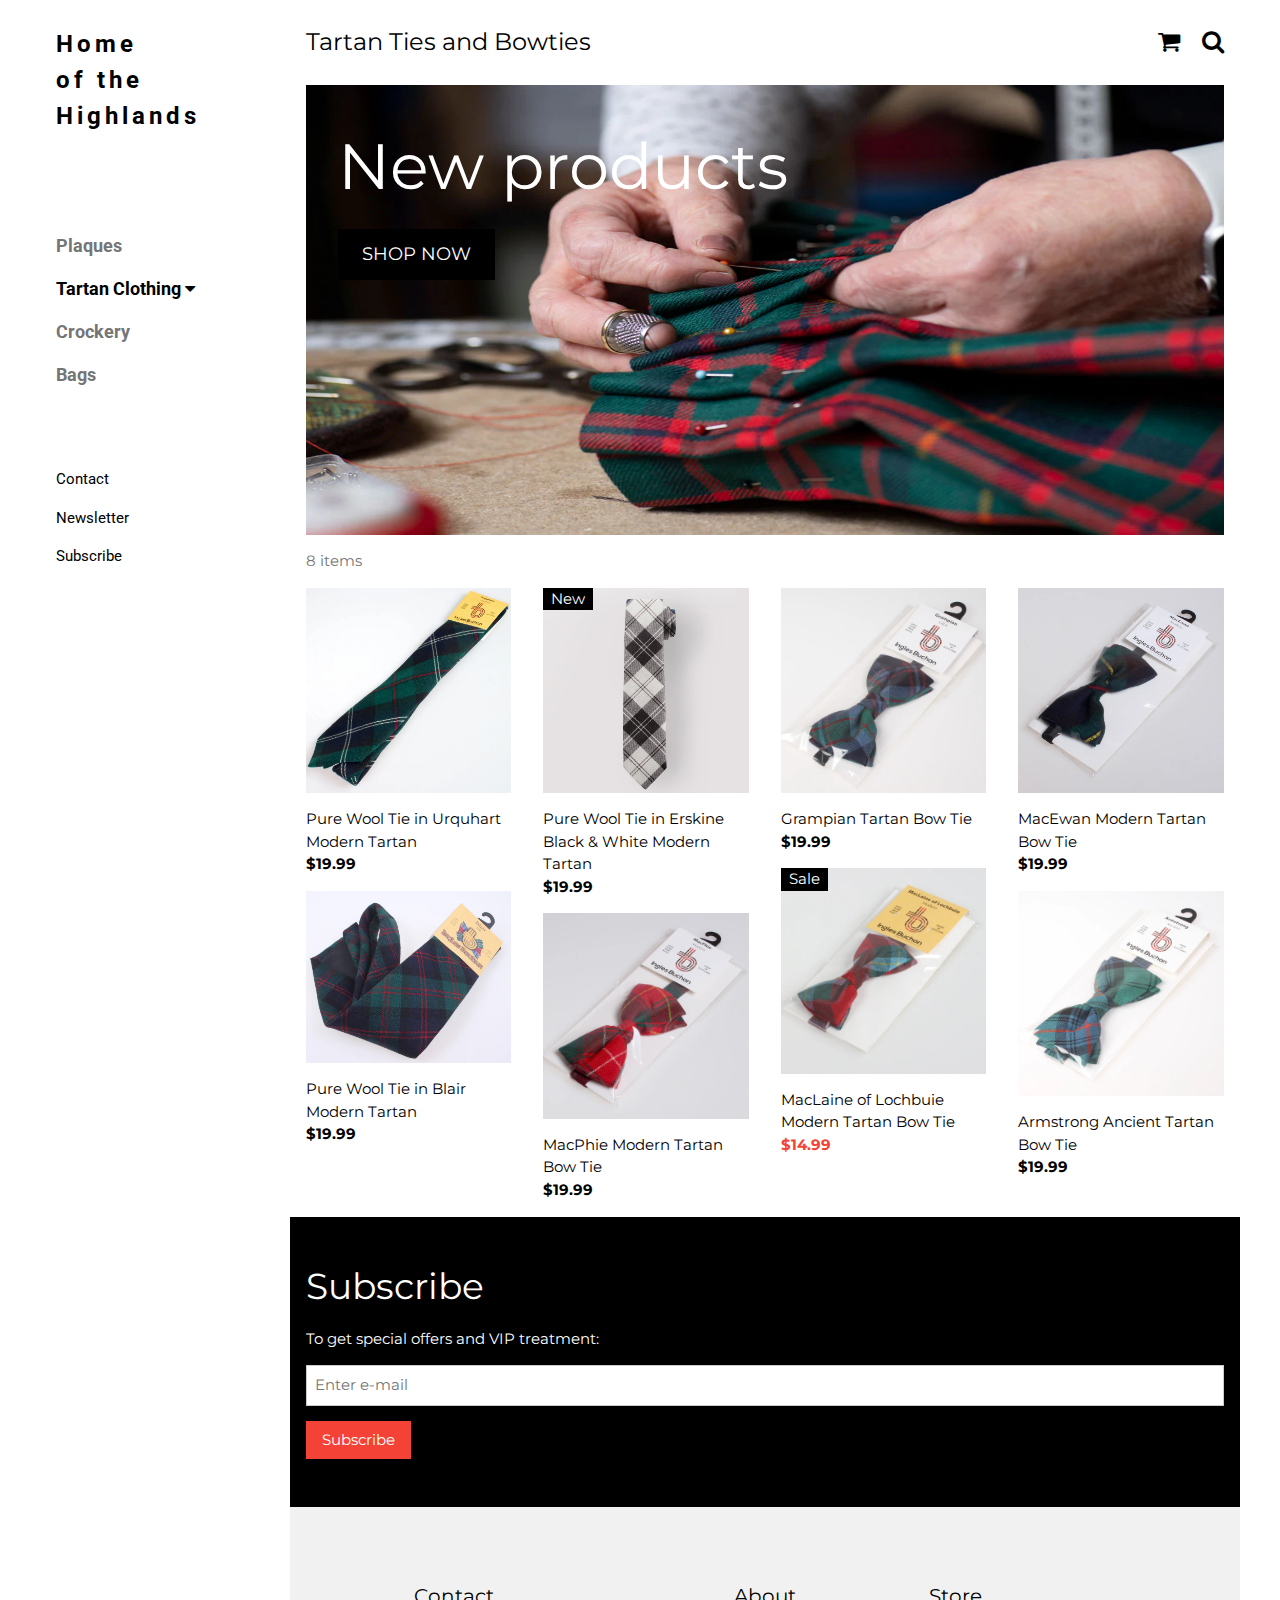
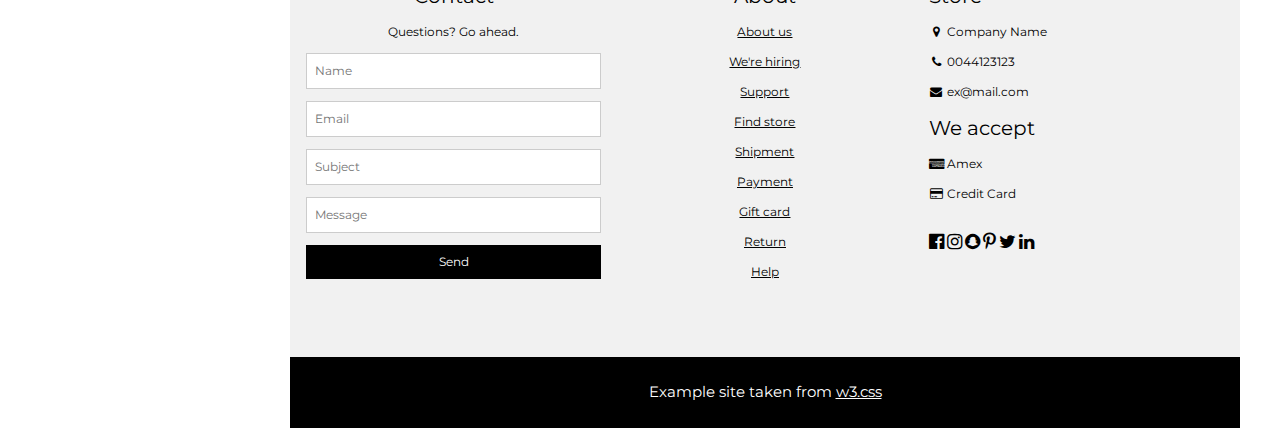
<file: index.html>
<!DOCTYPE html>
<html>
  <head>
    <title>Home of the Highlands</title>
    <meta charset="UTF-8" />
    <meta name="viewport" content="width=device-width, initial-scale=1" />
    <link rel="stylesheet" href="https://www.w3schools.com/w3css/4/w3.css" />
    <link rel="stylesheet" href="https://fonts.googleapis.com/css?family=Roboto" />
    <link rel="stylesheet" href="https://fonts.googleapis.com/css?family=Montserrat" />
    <link rel="stylesheet" href="https://cdnjs.cloudflare.com/ajax/libs/font-awesome/4.7.0/css/font-awesome.min.css" />
    <style>
      .w3-sidebar a {
        font-family: 'Roboto', sans-serif;
      }
      body,
      h1,
      h2,
      h3,
      h4,
      h5,
      h6,
      .w3-wide {
        font-family: 'Montserrat', sans-serif;
      }

      #page-header {
        display: flex;
        justify-content: space-between;
        align-items: center;
        z-index: 3;
        cursor: auto;
      }

      #page-header a:nth-child(1) {
        cursor: unset;
      }

      #page-header a:nth-child(2) {
        position: relative;
      }

      #page-header a:nth-child(2):hover :not(img) {
        display: block;
      }

      #page-header img {
        width: 3em;
        cursor: pointer;
      }

      #page-header div {
        position: absolute;
        top: 100%;
        right: 0;
        transform: translateY(5px);
        text-align: center;
        padding: 1px 6px;
        font-size: 0.5em;
        font-weight: 300;
        letter-spacing: 1px;
        width: 15em;
        border-radius: 2px;
        background-color: #e6e1e3;
        z-index: 4;
        display: none;
      }

      #page-header a > span {
        display: none;
        width: 10px;
        height: 10px;
        background-color: #e6e1e3;
        position: absolute;
        bottom: -11px;
        left: calc(50% - 5px);
        transform: rotate(45deg);
        z-index: 3;
      }

      #page-header div > span {
        color: blue;
        text-decoration: underline;
      }
    </style>
    <script defer>
      setInterval(() => {
        let el = document.getElementById('endorsement-brand');
        if (el) el.style.display = location.href.endsWith('#endorsed') ? 'block' : 'none';
      }, 100);
    </script>
  </head>
  <body class="w3-content" style="max-width: 1200px">
    <!-- Sidebar/menu -->
    <nav class="w3-sidebar w3-bar-block w3-white w3-collapse w3-top" style="z-index: 30; width: 250px" id="mySidebar">
      <div class="w3-container w3-display-container w3-padding-16">
        <i onclick="w3_close()" class="fa fa-remove w3-hide-large w3-button w3-display-topright"></i>
        <h3 class="w3-wide" id="page-header">
          <a href="#endorsed" style="text-decoration: none">
            <b>Home<br />of the Highlands</b></a
          >
          <a href="license.html" style="display: none" id="endorsement-brand">
            <img src="assets/crest.png" alt="Standing Council Endorsement" />
            <span></span>
            <div id="endorsement-hover">
              Accredited Standing Council of Scottish Chiefs supplier<br />
              <span>Click for Info</span>
            </div>
          </a>
        </h3>
      </div>
      <div class="w3-padding-64 w3-large w3-text-grey" style="font-weight: bold">
        <a href="#" class="w3-bar-item w3-button">Plaques</a>
        <a onclick="myAccFunc()" href="javascript:void(0)" class="w3-button w3-block w3-white w3-left-align" id="myBtn">
          Tartan Clothing <i class="fa fa-caret-down"></i>
        </a>
        <div id="demoAcc" class="w3-bar-block w3-hide w3-padding-large w3-medium">
          <a href="#" class="w3-bar-item w3-button w3-light-grey">Ties & Bowties</a>
          <a href="#" class="w3-bar-item w3-button">Scarves</a>
          <a href="#" class="w3-bar-item w3-button">Sashes</a>
          <a href="#" class="w3-bar-item w3-button">Skirts</a>
        </div>
        <a href="#" class="w3-bar-item w3-button">Crockery</a>
        <a href="#" class="w3-bar-item w3-button">Bags</a>
      </div>
      <a href="#footer" class="w3-bar-item w3-button w3-padding">Contact</a>
      <a
        href="javascript:void(0)"
        class="w3-bar-item w3-button w3-padding"
        onclick="document.getElementById('newsletter').style.display='block'"
        >Newsletter</a
      >
      <a href="#footer" class="w3-bar-item w3-button w3-padding">Subscribe</a>
    </nav>

    <!-- Overlay effect when opening sidebar on small screens -->
    <div
      class="w3-overlay w3-hide-large"
      onclick="w3_close()"
      style="cursor: pointer"
      title="close side menu"
      id="myOverlay"
    ></div>

    <!-- !PAGE CONTENT! -->
    <div class="w3-main" style="margin-left: 250px">
      <!-- Push down content on small screens -->
      <div class="w3-hide-large" style="margin-top: 83px"></div>

      <!-- Top header -->
      <header class="w3-container w3-xlarge">
        <p class="w3-left">Tartan Ties and Bowties</p>
        <p class="w3-right">
          <i class="fa fa-shopping-cart w3-margin-right"></i>
          <i class="fa fa-search"></i>
        </p>
      </header>

      <!-- Image header -->
      <div class="w3-display-container w3-container">
        <img src="assets/kilt-making.webp" alt="Jeans" style="width: 100%; max-height: 30em" />
        <div class="w3-display-topleft w3-text-white" style="padding: 24px 48px">
          <h1 class="w3-jumbo w3-hide-small">New products</h1>
          <h1 class="w3-hide-large w3-hide-medium">New products</h1>
          <!-- <h1 class="w3-hide-small">COLLECTION 2016</h1> -->
          <p><a href="#jeans" class="w3-button w3-black w3-padding-large w3-large">SHOP NOW</a></p>
        </div>
      </div>

      <div class="w3-container w3-text-grey" id="jeans">
        <p>8 items</p>
      </div>

      <!-- Product grid -->
      <div class="w3-row">
        <div class="w3-col l3 s6">
          <div class="w3-container">
            <img src="assets/ties/tie-1.webp" style="width: 100%" />
            <p>Pure Wool Tie in Urquhart Modern Tartan<br /><b>$19.99</b></p>
          </div>
          <div class="w3-container">
            <img src="assets/ties/tie-2.webp" style="width: 100%" />
            <p>Pure Wool Tie in Blair Modern Tartan<br /><b>$19.99</b></p>
          </div>
        </div>

        <div class="w3-col l3 s6">
          <div class="w3-container">
            <div class="w3-display-container">
              <img src="assets/ties/tie-3.webp" style="width: 100%" />
              <span class="w3-tag w3-display-topleft">New</span>
              <div class="w3-display-middle w3-display-hover">
                <button class="w3-button w3-black">Buy now <i class="fa fa-shopping-cart"></i></button>
              </div>
            </div>
            <p>Pure Wool Tie in Erskine Black & White Modern Tartan<br /><b>$19.99</b></p>
          </div>
          <div class="w3-container">
            <img src="assets/ties/tie-6.webp" style="width: 100%" />
            <p>MacPhie Modern Tartan Bow Tie<br /><b>$19.99</b></p>
          </div>
        </div>

        <div class="w3-col l3 s6">
          <div class="w3-container">
            <img src="assets/ties/tie-5.webp" style="width: 100%" />
            <p>Grampian Tartan Bow Tie<br /><b>$19.99</b></p>
          </div>
          <div class="w3-container">
            <div class="w3-display-container">
              <img src="assets/ties/tie-4.webp" style="width: 100%" />
              <span class="w3-tag w3-display-topleft">Sale</span>
              <div class="w3-display-middle w3-display-hover">
                <button class="w3-button w3-black">Buy now <i class="fa fa-shopping-cart"></i></button>
              </div>
            </div>
            <p>MacLaine of Lochbuie Modern Tartan Bow Tie<br /><b class="w3-text-red">$14.99</b></p>
          </div>
        </div>

        <div class="w3-col l3 s6">
          <div class="w3-container">
            <img src="assets/ties/tie-7.webp" style="width: 100%" />
            <p>MacEwan Modern Tartan Bow Tie<br /><b>$19.99</b></p>
          </div>
          <div class="w3-container">
            <img src="assets/ties/tie-8.webp" style="width: 100%" />
            <p>Armstrong Ancient Tartan Bow Tie<br /><b>$19.99</b></p>
          </div>
        </div>
      </div>

      <!-- Subscribe section -->
      <div class="w3-container w3-black w3-padding-32">
        <h1>Subscribe</h1>
        <p>To get special offers and VIP treatment:</p>
        <p><input class="w3-input w3-border" type="text" placeholder="Enter e-mail" style="width: 100%" /></p>
        <button type="button" class="w3-button w3-red w3-margin-bottom">Subscribe</button>
      </div>

      <!-- Footer -->
      <footer class="w3-padding-64 w3-light-grey w3-small w3-center" id="footer">
        <div class="w3-row-padding">
          <div class="w3-col s4">
            <h4>Contact</h4>
            <p>Questions? Go ahead.</p>
            <form action="/action_page.php" target="_blank">
              <p><input class="w3-input w3-border" type="text" placeholder="Name" name="Name" required /></p>
              <p><input class="w3-input w3-border" type="text" placeholder="Email" name="Email" required /></p>
              <p><input class="w3-input w3-border" type="text" placeholder="Subject" name="Subject" required /></p>
              <p><input class="w3-input w3-border" type="text" placeholder="Message" name="Message" required /></p>
              <button type="submit" class="w3-button w3-block w3-black">Send</button>
            </form>
          </div>

          <div class="w3-col s4">
            <h4>About</h4>
            <p><a href="#">About us</a></p>
            <p><a href="#">We're hiring</a></p>
            <p><a href="#">Support</a></p>
            <p><a href="#">Find store</a></p>
            <p><a href="#">Shipment</a></p>
            <p><a href="#">Payment</a></p>
            <p><a href="#">Gift card</a></p>
            <p><a href="#">Return</a></p>
            <p><a href="#">Help</a></p>
          </div>

          <div class="w3-col s4 w3-justify">
            <h4>Store</h4>
            <p><i class="fa fa-fw fa-map-marker"></i> Company Name</p>
            <p><i class="fa fa-fw fa-phone"></i> 0044123123</p>
            <p><i class="fa fa-fw fa-envelope"></i> ex@mail.com</p>
            <h4>We accept</h4>
            <p><i class="fa fa-fw fa-cc-amex"></i> Amex</p>
            <p><i class="fa fa-fw fa-credit-card"></i> Credit Card</p>
            <br />
            <i class="fa fa-facebook-official w3-hover-opacity w3-large"></i>
            <i class="fa fa-instagram w3-hover-opacity w3-large"></i>
            <i class="fa fa-snapchat w3-hover-opacity w3-large"></i>
            <i class="fa fa-pinterest-p w3-hover-opacity w3-large"></i>
            <i class="fa fa-twitter w3-hover-opacity w3-large"></i>
            <i class="fa fa-linkedin w3-hover-opacity w3-large"></i>
          </div>
        </div>
      </footer>

      <div class="w3-black w3-center w3-padding-24">
        Example site taken from
        <a href="https://www.w3schools.com/w3css/default.asp" title="W3.CSS" target="_blank" class="w3-hover-opacity"
          >w3.css</a
        >
      </div>

      <!-- End page content -->
    </div>
  </body>
</html>
</file>
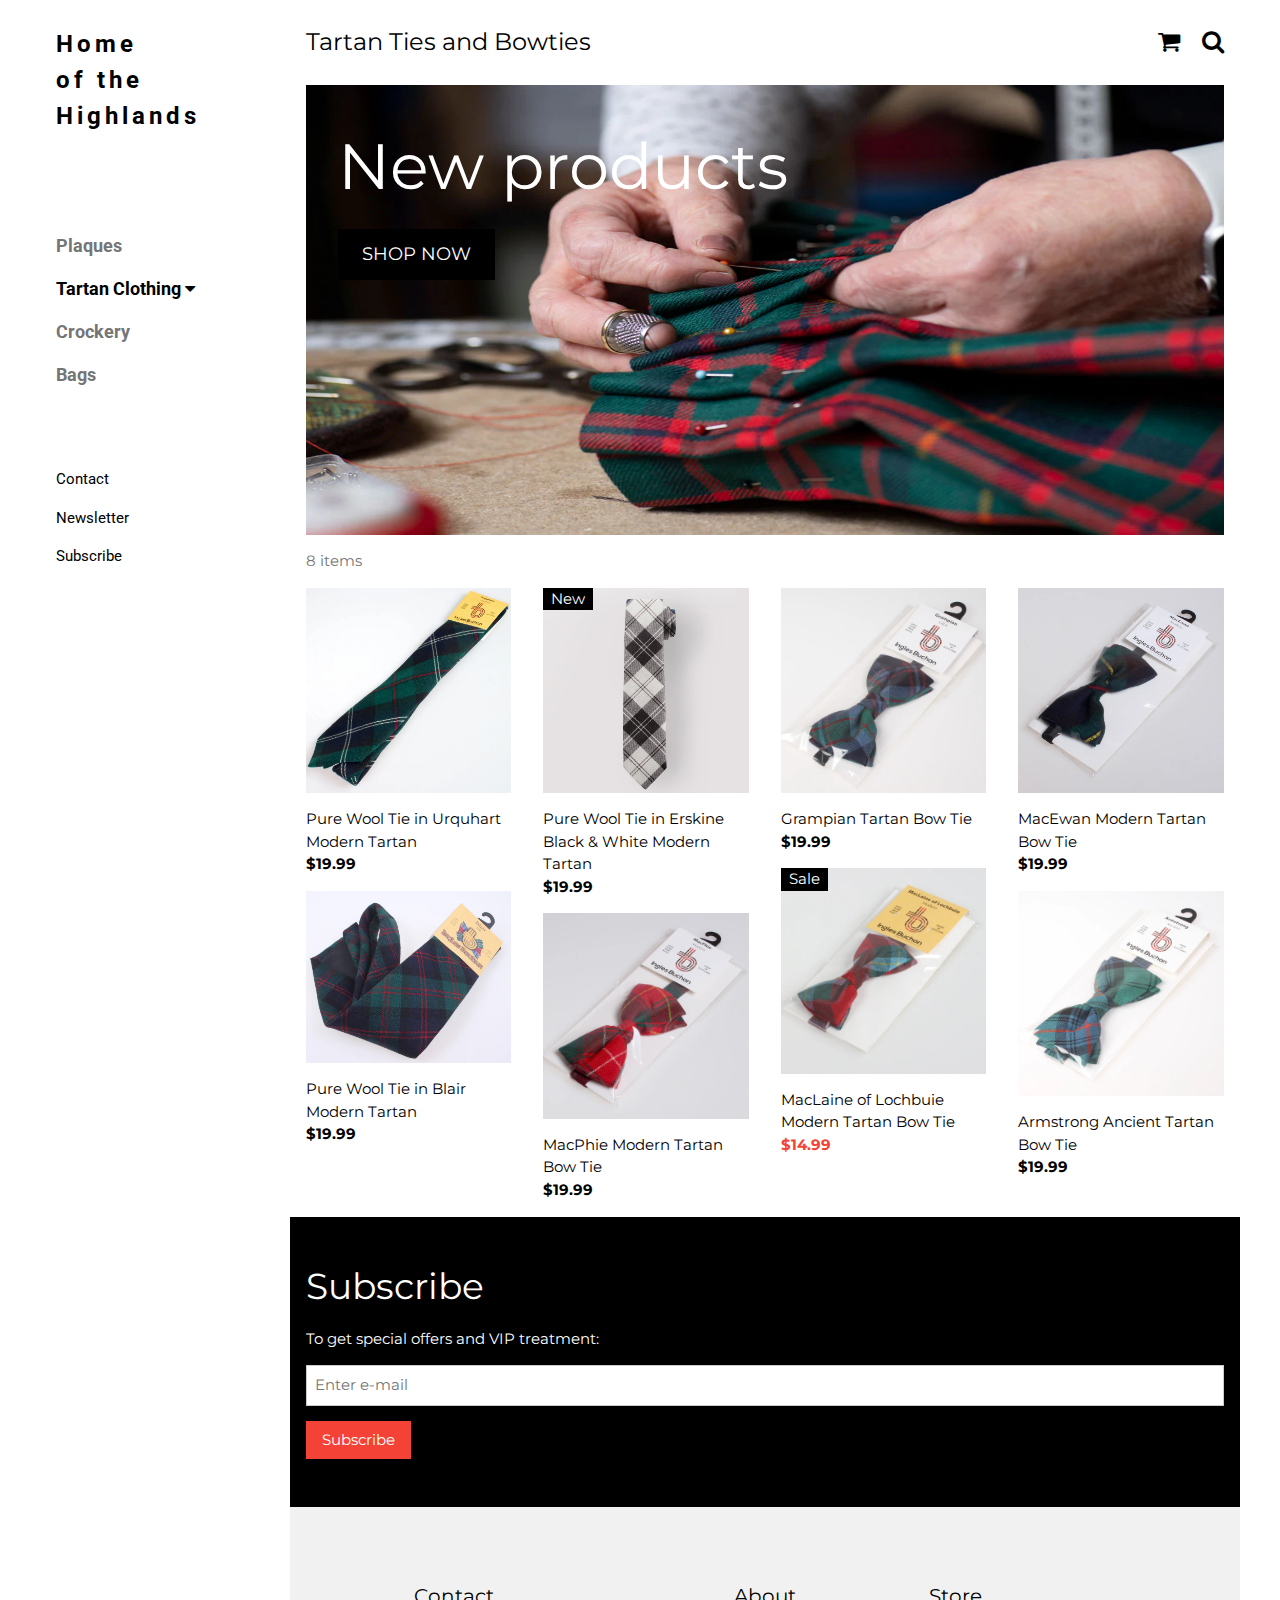
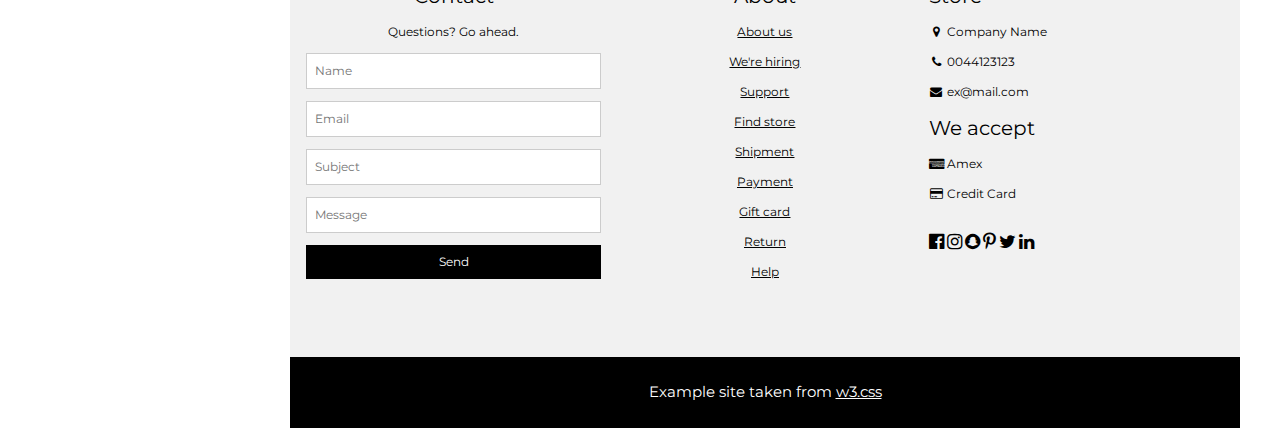
<file: example-page.html>
<!DOCTYPE html>
<html>
  <head>
    <title>Home of the Highlands</title>
    <meta charset="UTF-8" />
    <meta name="viewport" content="width=device-width, initial-scale=1" />
    <link rel="stylesheet" href="https://www.w3schools.com/w3css/4/w3.css" />
    <link rel="stylesheet" href="https://fonts.googleapis.com/css?family=Roboto" />
    <link rel="stylesheet" href="https://fonts.googleapis.com/css?family=Montserrat" />
    <link rel="stylesheet" href="https://cdnjs.cloudflare.com/ajax/libs/font-awesome/4.7.0/css/font-awesome.min.css" />
    <style>
      .w3-sidebar a {
        font-family: 'Roboto', sans-serif;
      }
      body,
      h1,
      h2,
      h3,
      h4,
      h5,
      h6,
      .w3-wide {
        font-family: 'Montserrat', sans-serif;
      }

      #page-header {
        display: flex;
        justify-content: space-between;
        align-items: center;
        z-index: 3;
        cursor: auto;
      }

      #page-header a:nth-child(1) {
        cursor: unset;
      }

      #page-header a:nth-child(2) {
        position: relative;
      }

      #page-header a:nth-child(2):hover :not(img) {
        display: block;
      }

      #page-header img {
        width: 2em;
        cursor: pointer;
      }

      #page-header div {
        position: absolute;
        top: 100%;
        right: 0;
        transform: translateY(5px);
        text-align: center;
        padding: 1px 6px;
        font-size: 0.5em;
        font-weight: 300;
        letter-spacing: 1px;
        width: 15em;
        border-radius: 2px;
        background-color: #e6e1e3;
        z-index: 4;
        display: none;
      }

      #page-header a > span {
        display: none;
        width: 10px;
        height: 10px;
        background-color: #e6e1e3;
        position: absolute;
        bottom: -11px;
        left: calc(50% - 5px);
        transform: rotate(45deg);
        z-index: 3;
      }

      #page-header div > span {
        color: blue;
        text-decoration: underline;
      }
    </style>
    <script defer>
      setInterval(() => {
        let el = document.getElementById('endorsement-brand');
        if (el) el.style.display = location.href.endsWith('#endorsed') ? 'block' : 'none';
      }, 100);
    </script>
  </head>
  <body class="w3-content" style="max-width: 1200px">
    <!-- Sidebar/menu -->
    <nav class="w3-sidebar w3-bar-block w3-white w3-collapse w3-top" style="z-index: 30; width: 250px" id="mySidebar">
      <div class="w3-container w3-display-container w3-padding-16">
        <i onclick="w3_close()" class="fa fa-remove w3-hide-large w3-button w3-display-topright"></i>
        <h3 class="w3-wide" id="page-header">
          <a href="#endorsed" style="text-decoration: none">
            <b>Home<br />of the Highlands</b></a
          >
          <a href="license.html" style="display: none" id="endorsement-brand">
            <img src="assets/crest.png" alt="Standing Council Endorsement" />
            <span></span>
            <div id="endorsement-hover">
              Personally Endorsed by the Standing Council of Scottish Chiefs<br />
              <span>Click for Info</span>
            </div>
          </a>
        </h3>
      </div>
      <div class="w3-padding-64 w3-large w3-text-grey" style="font-weight: bold">
        <a href="#" class="w3-bar-item w3-button">Plaques</a>
        <a onclick="myAccFunc()" href="javascript:void(0)" class="w3-button w3-block w3-white w3-left-align" id="myBtn">
          Tartan Clothing <i class="fa fa-caret-down"></i>
        </a>
        <div id="demoAcc" class="w3-bar-block w3-hide w3-padding-large w3-medium">
          <a href="#" class="w3-bar-item w3-button w3-light-grey">Ties & Bowties</a>
          <a href="#" class="w3-bar-item w3-button">Scarves</a>
          <a href="#" class="w3-bar-item w3-button">Sashes</a>
          <a href="#" class="w3-bar-item w3-button">Skirts</a>
        </div>
        <a href="#" class="w3-bar-item w3-button">Crockery</a>
        <a href="#" class="w3-bar-item w3-button">Bags</a>
      </div>
      <a href="#footer" class="w3-bar-item w3-button w3-padding">Contact</a>
      <a
        href="javascript:void(0)"
        class="w3-bar-item w3-button w3-padding"
        onclick="document.getElementById('newsletter').style.display='block'"
        >Newsletter</a
      >
      <a href="#footer" class="w3-bar-item w3-button w3-padding">Subscribe</a>
    </nav>

    <!-- Overlay effect when opening sidebar on small screens -->
    <div
      class="w3-overlay w3-hide-large"
      onclick="w3_close()"
      style="cursor: pointer"
      title="close side menu"
      id="myOverlay"
    ></div>

    <!-- !PAGE CONTENT! -->
    <div class="w3-main" style="margin-left: 250px">
      <!-- Push down content on small screens -->
      <div class="w3-hide-large" style="margin-top: 83px"></div>

      <!-- Top header -->
      <header class="w3-container w3-xlarge">
        <p class="w3-left">Tartan Ties and Bowties</p>
        <p class="w3-right">
          <i class="fa fa-shopping-cart w3-margin-right"></i>
          <i class="fa fa-search"></i>
        </p>
      </header>

      <!-- Image header -->
      <div class="w3-display-container w3-container">
        <img src="assets/kilt-making.webp" alt="Jeans" style="width: 100%; max-height: 30em" />
        <div class="w3-display-topleft w3-text-white" style="padding: 24px 48px">
          <h1 class="w3-jumbo w3-hide-small">New products</h1>
          <h1 class="w3-hide-large w3-hide-medium">New products</h1>
          <!-- <h1 class="w3-hide-small">COLLECTION 2016</h1> -->
          <p><a href="#jeans" class="w3-button w3-black w3-padding-large w3-large">SHOP NOW</a></p>
        </div>
      </div>

      <div class="w3-container w3-text-grey" id="jeans">
        <p>8 items</p>
      </div>

      <!-- Product grid -->
      <div class="w3-row">
        <div class="w3-col l3 s6">
          <div class="w3-container">
            <img src="assets/ties/tie-1.webp" style="width: 100%" />
            <p>Pure Wool Tie in Urquhart Modern Tartan<br /><b>$19.99</b></p>
          </div>
          <div class="w3-container">
            <img src="assets/ties/tie-2.webp" style="width: 100%" />
            <p>Pure Wool Tie in Blair Modern Tartan<br /><b>$19.99</b></p>
          </div>
        </div>

        <div class="w3-col l3 s6">
          <div class="w3-container">
            <div class="w3-display-container">
              <img src="assets/ties/tie-3.webp" style="width: 100%" />
              <span class="w3-tag w3-display-topleft">New</span>
              <div class="w3-display-middle w3-display-hover">
                <button class="w3-button w3-black">Buy now <i class="fa fa-shopping-cart"></i></button>
              </div>
            </div>
            <p>Pure Wool Tie in Erskine Black & White Modern Tartan<br /><b>$19.99</b></p>
          </div>
          <div class="w3-container">
            <img src="assets/ties/tie-6.webp" style="width: 100%" />
            <p>MacPhie Modern Tartan Bow Tie<br /><b>$19.99</b></p>
          </div>
        </div>

        <div class="w3-col l3 s6">
          <div class="w3-container">
            <img src="assets/ties/tie-5.webp" style="width: 100%" />
            <p>Grampian Tartan Bow Tie<br /><b>$19.99</b></p>
          </div>
          <div class="w3-container">
            <div class="w3-display-container">
              <img src="assets/ties/tie-4.webp" style="width: 100%" />
              <span class="w3-tag w3-display-topleft">Sale</span>
              <div class="w3-display-middle w3-display-hover">
                <button class="w3-button w3-black">Buy now <i class="fa fa-shopping-cart"></i></button>
              </div>
            </div>
            <p>MacLaine of Lochbuie Modern Tartan Bow Tie<br /><b class="w3-text-red">$14.99</b></p>
          </div>
        </div>

        <div class="w3-col l3 s6">
          <div class="w3-container">
            <img src="assets/ties/tie-7.webp" style="width: 100%" />
            <p>MacEwan Modern Tartan Bow Tie<br /><b>$19.99</b></p>
          </div>
          <div class="w3-container">
            <img src="assets/ties/tie-8.webp" style="width: 100%" />
            <p>Armstrong Ancient Tartan Bow Tie<br /><b>$19.99</b></p>
          </div>
        </div>
      </div>

      <!-- Subscribe section -->
      <div class="w3-container w3-black w3-padding-32">
        <h1>Subscribe</h1>
        <p>To get special offers and VIP treatment:</p>
        <p><input class="w3-input w3-border" type="text" placeholder="Enter e-mail" style="width: 100%" /></p>
        <button type="button" class="w3-button w3-red w3-margin-bottom">Subscribe</button>
      </div>

      <!-- Footer -->
      <footer class="w3-padding-64 w3-light-grey w3-small w3-center" id="footer">
        <div class="w3-row-padding">
          <div class="w3-col s4">
            <h4>Contact</h4>
            <p>Questions? Go ahead.</p>
            <form action="/action_page.php" target="_blank">
              <p><input class="w3-input w3-border" type="text" placeholder="Name" name="Name" required /></p>
              <p><input class="w3-input w3-border" type="text" placeholder="Email" name="Email" required /></p>
              <p><input class="w3-input w3-border" type="text" placeholder="Subject" name="Subject" required /></p>
              <p><input class="w3-input w3-border" type="text" placeholder="Message" name="Message" required /></p>
              <button type="submit" class="w3-button w3-block w3-black">Send</button>
            </form>
          </div>

          <div class="w3-col s4">
            <h4>About</h4>
            <p><a href="#">About us</a></p>
            <p><a href="#">We're hiring</a></p>
            <p><a href="#">Support</a></p>
            <p><a href="#">Find store</a></p>
            <p><a href="#">Shipment</a></p>
            <p><a href="#">Payment</a></p>
            <p><a href="#">Gift card</a></p>
            <p><a href="#">Return</a></p>
            <p><a href="#">Help</a></p>
          </div>

          <div class="w3-col s4 w3-justify">
            <h4>Store</h4>
            <p><i class="fa fa-fw fa-map-marker"></i> Company Name</p>
            <p><i class="fa fa-fw fa-phone"></i> 0044123123</p>
            <p><i class="fa fa-fw fa-envelope"></i> ex@mail.com</p>
            <h4>We accept</h4>
            <p><i class="fa fa-fw fa-cc-amex"></i> Amex</p>
            <p><i class="fa fa-fw fa-credit-card"></i> Credit Card</p>
            <br />
            <i class="fa fa-facebook-official w3-hover-opacity w3-large"></i>
            <i class="fa fa-instagram w3-hover-opacity w3-large"></i>
            <i class="fa fa-snapchat w3-hover-opacity w3-large"></i>
            <i class="fa fa-pinterest-p w3-hover-opacity w3-large"></i>
            <i class="fa fa-twitter w3-hover-opacity w3-large"></i>
            <i class="fa fa-linkedin w3-hover-opacity w3-large"></i>
          </div>
        </div>
      </footer>

      <div class="w3-black w3-center w3-padding-24">
        Example site taken from
        <a href="https://www.w3schools.com/w3css/default.asp" title="W3.CSS" target="_blank" class="w3-hover-opacity"
          >w3.css</a
        >
      </div>

      <!-- End page content -->
    </div>
  </body>
</html>
</file>
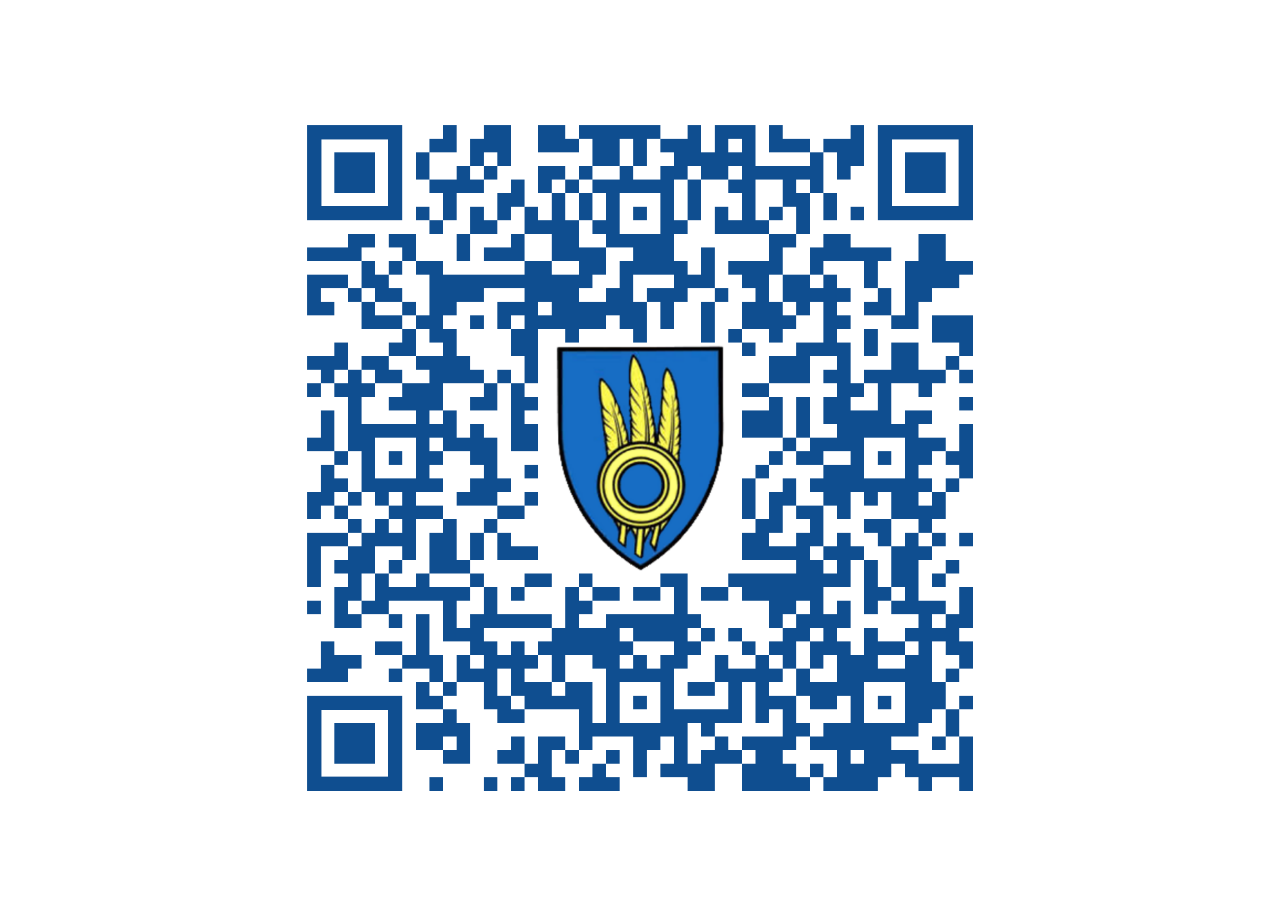
<file: invalid-qr.html>
<!DOCTYPE html>
<html lang="en">
  <head>
    <meta charset="UTF-8" />
    <meta name="viewport" content="width=device-width, initial-scale=1.0" />
    <title>Invalid QR Code</title>
    <link rel="stylesheet" href="qr.css" />
  </head>
  <body>
    <img src="assets/qr-code-invalid.png" alt="qr code" />
  </body>
</html>
</file>
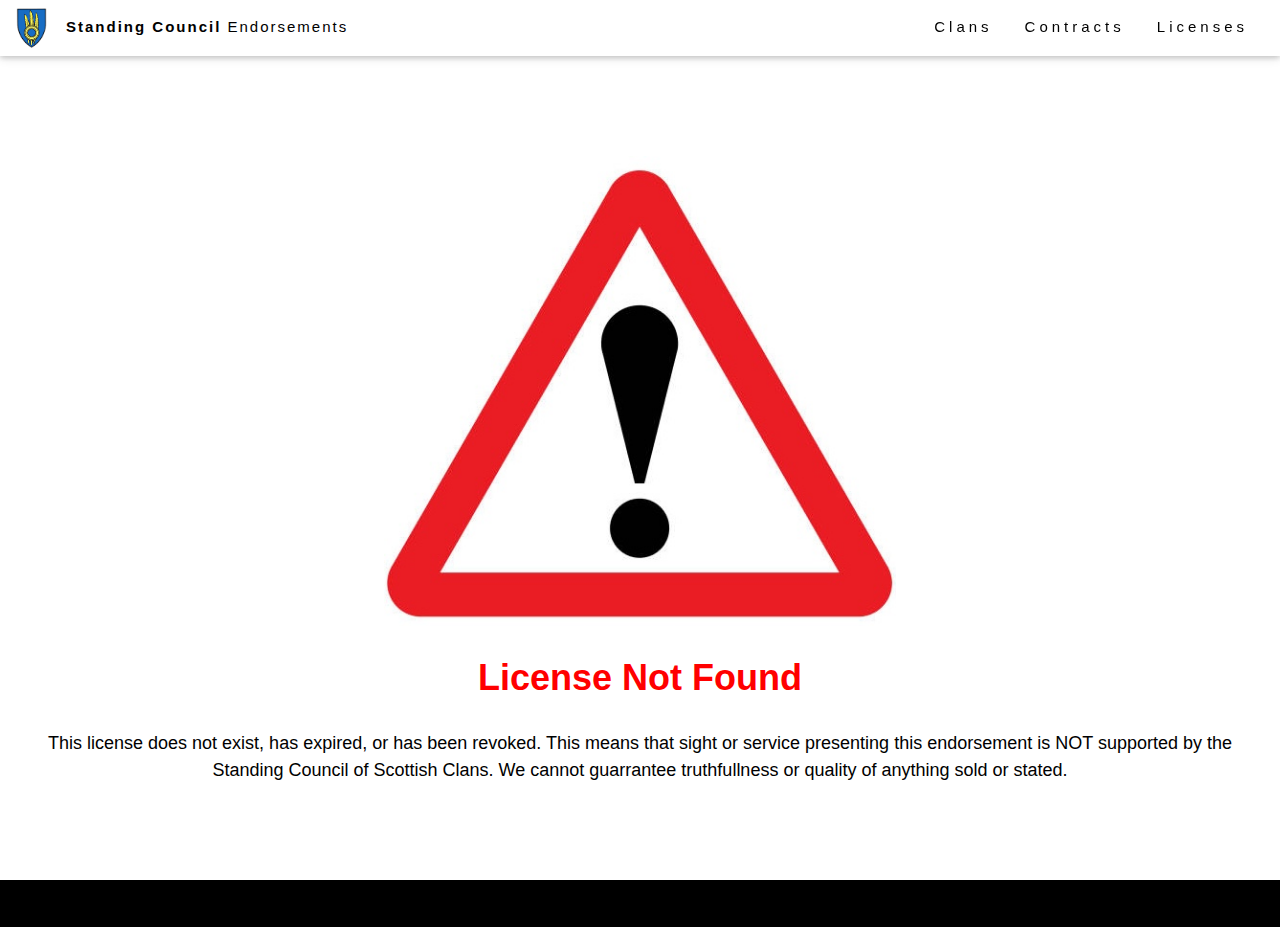
<file: invalid.html>
<!DOCTYPE html>
<html>
  <head>
    <title>SCSC | Invalid Endorsement</title>
    <meta charset="UTF-8" />
    <meta name="viewport" content="width=device-width, initial-scale=1" />
    <link rel="stylesheet" href="https://www.w3schools.com/w3css/4/w3.css" />
    <link rel="stylesheet" href="https://cdnjs.cloudflare.com/ajax/libs/font-awesome/4.7.0/css/font-awesome.min.css" />
    <link rel="stylesheet" href="license.css" />
  </head>
  <body>
    <div class="w3-top">
      <div class="w3-bar w3-white w3-wide w3-padding w3-card">
        <img src="assets/crest.png" alt="Standing Council" class="navbar-crest" />
        <a href="#home" class="w3-bar-item w3-button" style="letter-spacing: 2px">
          <b>Standing Council</b> Endorsements</a
        >
        <!-- Float links to the right. Hide them on small screens -->
        <div class="w3-right w3-hide-small">
          <a href="#" class="w3-bar-item w3-button">Clans</a>
          <a href="#" class="w3-bar-item w3-button">Contracts</a>
          <a href="#" class="w3-bar-item w3-button">Licenses</a>
        </div>
      </div>
    </div>

    <div class="invalid">
      <img src="assets/warning.jpeg" alt="Not Found" />
      <h1>License Not Found</h1>
      <p>
        This license does not exist, has expired, or has been revoked. This means that sight or service presenting this
        endorsement is NOT supported by the Standing Council of Scottish Clans. We cannot guarrantee truthfullness or
        quality of anything sold or stated.
      </p>
    </div>

    <!-- Footer -->
    <footer class="w3-center w3-black w3-padding-16">
      <p></p>
    </footer>
  </body>
</html>
</file>
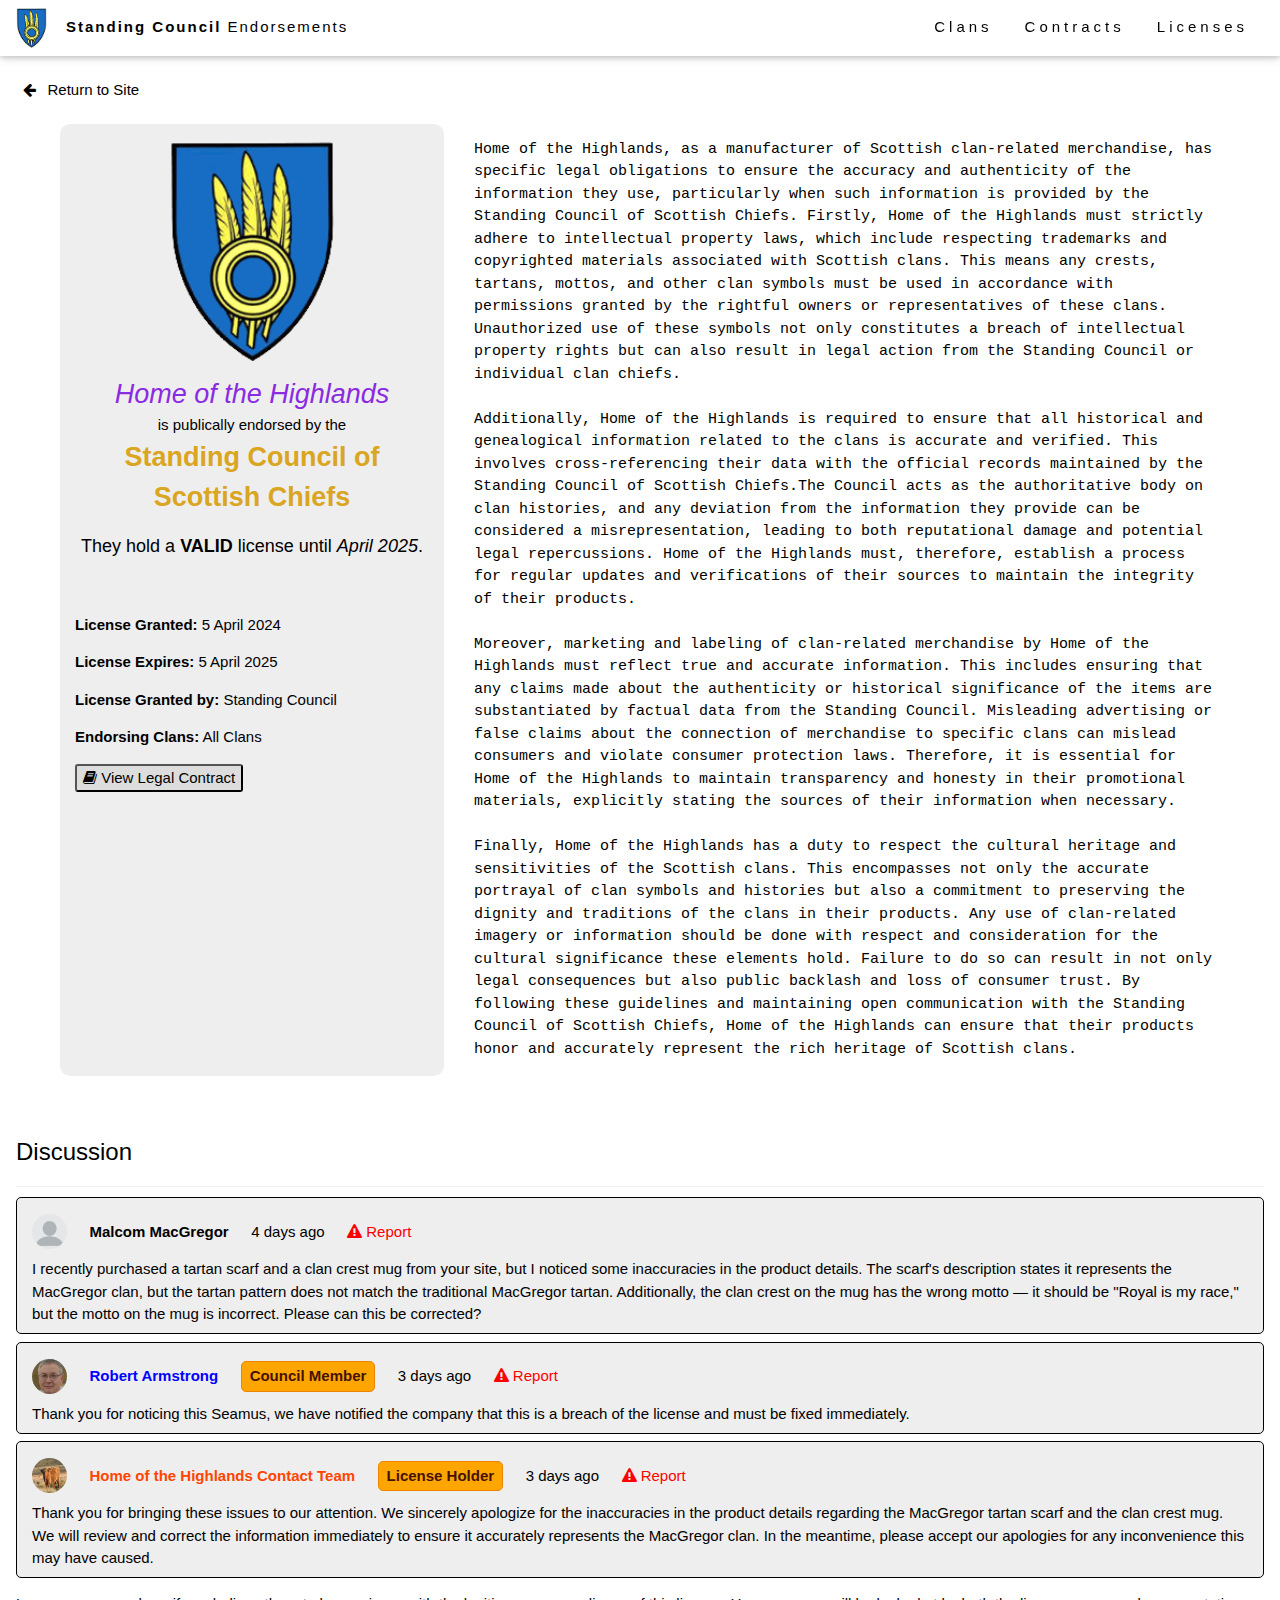
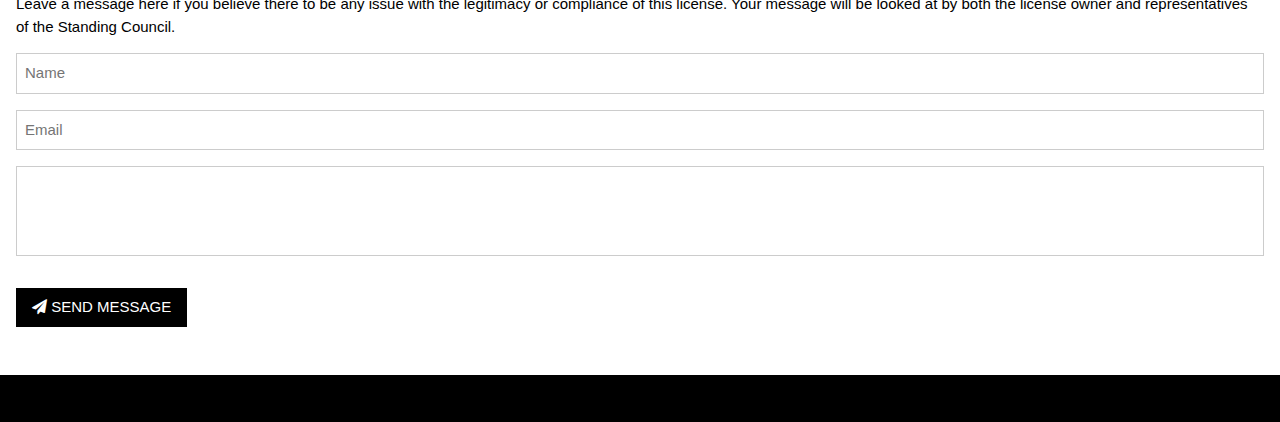
<file: license.html>
<!DOCTYPE html>
<html>
  <head>
    <title>SCSC | Home of the Highlands</title>
    <meta charset="UTF-8" />
    <meta name="viewport" content="width=device-width, initial-scale=1" />
    <link rel="stylesheet" href="https://www.w3schools.com/w3css/4/w3.css" />
    <link rel="stylesheet" href="https://cdnjs.cloudflare.com/ajax/libs/font-awesome/4.7.0/css/font-awesome.min.css" />
    <link rel="stylesheet" href="license.css" />
  </head>
  <body>
    <div class="w3-top">
      <div class="w3-bar w3-white w3-wide w3-padding w3-card">
        <img src="assets/crest.png" alt="Standing Council" class="navbar-crest" />
        <a href="#home" class="w3-bar-item w3-button" style="letter-spacing: 2px">
          <b>Standing Council</b> Endorsements</a
        >
        <!-- Float links to the right. Hide them on small screens -->
        <div class="w3-right w3-hide-small">
          <a href="#" class="w3-bar-item w3-button">Clans</a>
          <a href="#" class="w3-bar-item w3-button">Contracts</a>
          <a href="#" class="w3-bar-item w3-button">Licenses</a>
        </div>
      </div>
    </div>

    <main>
      <a href="index.html#endorsed"><i class="fa fa-arrow-left"></i><span> Return to Site</span></a>
      <div>
        <aside>
          <div class="aside-crest">
            <img src="assets/crest.png" alt="crest" />
          </div>
          <h1>
            <span class="company-name">Home of the Highlands</span> is publically endorsed by the
            <span class="clan">Standing Council of Scottish Chiefs</span>
          </h1>
          <h2>They hold a <b>VALID</b> license until <i>April 2025</i>.</h2>
          <p><b>License Granted:</b> 5 April 2024</p>
          <p><b>License Expires:</b> 5 April 2025</p>
          <p><b>License Granted by:</b> Standing Council</p>
          <p><b>Endorsing Clans:</b> All Clans</p>
          <button type="button">
            <i class="fa fa-book"></i>
            View Legal Contract
          </button>
        </aside>
        <section>
          <pre>
          Home of the Highlands, as a manufacturer of Scottish clan-related merchandise, has specific legal obligations
          to ensure the accuracy and authenticity of the information they use, particularly when such information is
          provided by the Standing Council of Scottish Chiefs. Firstly, Home of the Highlands must strictly adhere to
          intellectual property laws, which include respecting trademarks and copyrighted materials associated with
          Scottish clans. This means any crests, tartans, mottos, and other clan symbols must be used in accordance with
          permissions granted by the rightful owners or representatives of these clans. Unauthorized use of these
          symbols not only constitutes a breach of intellectual property rights but can also result in legal action from
          the Standing Council or individual clan chiefs.
          <br /><br />
          Additionally, Home of the Highlands is required to ensure that all historical and genealogical information
          related to the clans is accurate and verified. This involves cross-referencing their data with the official
          records maintained by the Standing Council of Scottish Chiefs.The Council acts as the authoritative body on
          clan histories, and any deviation from the information they provide can be considered a misrepresentation,
          leading to both reputational damage and potential legal repercussions. Home of the Highlands must, therefore,
          establish a process for regular updates and verifications of their sources to maintain the integrity of their
          products.
          <br /><br />
          Moreover, marketing and labeling of clan-related merchandise by Home of the Highlands must reflect true and
          accurate information. This includes ensuring that any claims made about the authenticity or historical
          significance of the items are substantiated by factual data from the Standing Council. Misleading advertising
          or false claims about the connection of merchandise to specific clans can mislead consumers and violate
          consumer protection laws. Therefore, it is essential for Home of the Highlands to maintain transparency and
          honesty in their promotional materials, explicitly stating the sources of their information when necessary.
          <br /><br />
          Finally, Home of the Highlands has a duty to respect the cultural heritage and sensitivities of the Scottish
          clans. This encompasses not only the accurate portrayal of clan symbols and histories but also a commitment to
          preserving the dignity and traditions of the clans in their products. Any use of clan-related imagery or
          information should be done with respect and consideration for the cultural significance these elements hold.
          Failure to do so can result in not only legal consequences but also public backlash and loss of consumer
          trust. By following these guidelines and maintaining open communication with the Standing Council of Scottish
          Chiefs, Home of the Highlands can ensure that their products honor and accurately represent the rich heritage
          of Scottish clans.
        </pre>
        </section>
      </div>
    </main>

    <!-- About Section -->

    <div class="w3-container w3-padding-32" id="contact">
      <h3 class="w3-border-bottom w3-border-light-grey w3-padding-16">Discussion</h3>

      <div class="message">
        <div class="header">
          <img src="assets/blank-profile.png" src="Seamus Arthur" />
          <p>Malcom MacGregor</p>
          <p>4 days ago</p>

          <span class="report"><i class="fa fa-exclamation-triangle"></i> Report</span>
        </div>
        <div class="body">
          I recently purchased a tartan scarf and a clan crest mug from your site, but I noticed some inaccuracies in
          the product details. The scarf's description states it represents the MacGregor clan, but the tartan pattern
          does not match the traditional MacGregor tartan. Additionally, the clan crest on the mug has the wrong motto —
          it should be "Royal is my race," but the motto on the mug is incorrect. Please can this be corrected?
        </div>
      </div>
      <div class="message">
        <div class="header">
          <img src="assets/fake-guy.png" src="Arthur Armstrong" />
          <p><b class="blue">Robert Armstrong</b></p>
          <span>Council Member</span>
          <p>3 days ago</p>

          <span class="report"><i class="fa fa-exclamation-triangle"></i> Report</span>
        </div>
        <div class="body">
          Thank you for noticing this Seamus, we have notified the company that this is a breach of the license and must
          be fixed immediately.
        </div>
      </div>
      <div class="message">
        <div class="header">
          <img src="assets/cow.jpeg" src="Home of the Highlands Contact Team" />
          <p><b>Home of the Highlands Contact Team</b></p>
          <span>License Holder</span>
          <p>3 days ago</p>

          <span class="report"><i class="fa fa-exclamation-triangle"></i> Report</span>
        </div>
        <div class="body">
          Thank you for bringing these issues to our attention. We sincerely apologize for the inaccuracies in the
          product details regarding the MacGregor tartan scarf and the clan crest mug. We will review and correct the
          information immediately to ensure it accurately represents the MacGregor clan. In the meantime, please accept
          our apologies for any inconvenience this may have caused.
        </div>
      </div>
      <form action="/action_page.php" target="_blank">
        <p>
          Leave a message here if you believe there to be any issue with the legitimacy or compliance of this license.
          Your message will be looked at by both the license owner and representatives of the Standing Council.
        </p>
        <input class="w3-input w3-border" type="text" placeholder="Name" required name="Name" />
        <input class="w3-input w3-section w3-border" type="text" placeholder="Email" required name="Email" />
        <input class="w3-input w3-section w3-border" type="textarea" required name="Subject" style="height: 6em" />
        <button class="w3-button w3-black w3-section" type="submit">
          <i class="fa fa-paper-plane"></i> SEND MESSAGE
        </button>
      </form>
    </div>

    <!-- Footer -->
    <footer class="w3-center w3-black w3-padding-16">
      <p></p>
    </footer>
  </body>
</html>
</file>
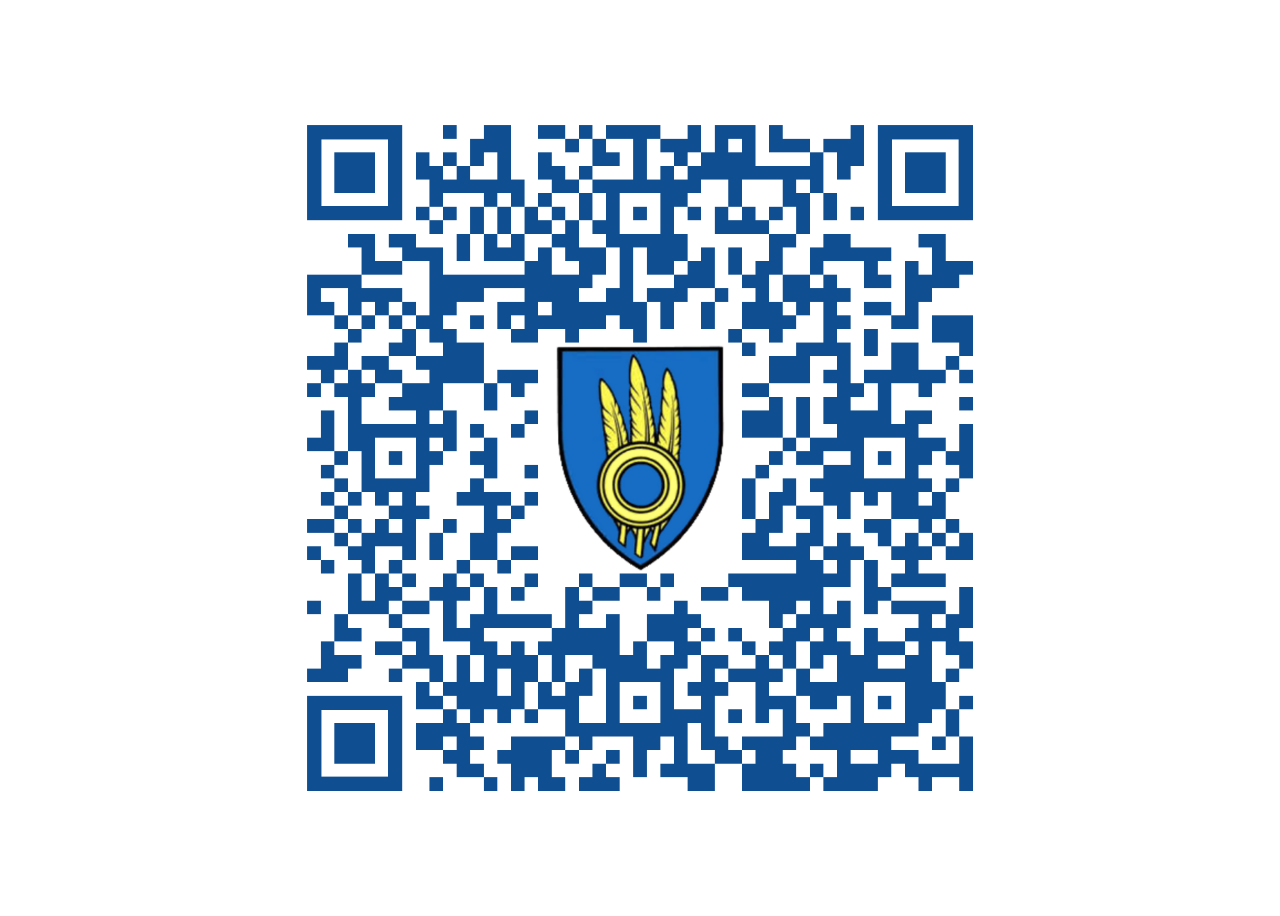
<file: qr.html>
<!DOCTYPE html>
<html lang="en">
  <head>
    <meta charset="UTF-8" />
    <meta name="viewport" content="width=device-width, initial-scale=1.0" />
    <title>QR Code</title>
    <link rel="stylesheet" href="qr.css" />
  </head>
  <body>
    <img src="assets/qr-code.png" alt="qr code" />
  </body>
</html>
</file>
<file: qr.css>
body {
  display: grid;
  place-content: center;
  height: 100vh;
}

img {
  height: 80vh;
}

@media only screen and (max-width: 600px) {
  img {
    height: unset;
    width: 90vw;
  }
}
</file>
<file: license.css>
.navbar-crest {
  float: left;
  height: 40px;
  margin-right: 0.2em;
}

.message {
  margin: 0.5em auto;
  padding: 0.5em 1em;
  background-color: #eee;
  border: 1px solid black;
  border-radius: 5px;
}

.message .header {
  display: flex;
  align-items: center;
  gap: 1.5em;
}

.message .header img {
  height: 35px;
  width: 35px;
  border-radius: 100%;
}

.message .header p:nth-child(2) {
  font-weight: bold;
}

.message .header p b {
  color: orangered;
}

.message .header p b.blue {
  color: blue;
}

.message .header span:not(.report) {
  padding: 3px 8px;
  background-color: #ffa500;
  border-radius: 5px;
  border: 1px solid #ee8500;
  font-weight: bold;
  color: #451200;
  text-align: center;
}

.message .header span.report {
  color: red;
  cursor: pointer;
  margin-right: 1em;
}

@media only screen and (max-width: 600px) {
  .message .header span {
    display: none;
  }
}

main {
  margin-top: 56px;
}

main a {
  text-decoration: none;
  padding: 1.5em;
  display: flex;
  align-items: center;
  gap: 0.8em;
}

main a:hover *:not(i) {
  text-decoration: underline;
}

main a i {
  margin-bottom: 1px;
}

main div {
  width: 100vw;
  box-sizing: border-box;
  display: flex;
  padding: 0 4em;
  gap: 2em;
}

main aside {
  min-width: 30vw;
  background-color: #eee;
  padding: 1em;
  border-radius: 10px;
}

main aside .aside-crest {
  width: 100%;
  display: grid;
  place-content: center;
}

main aside img {
  height: 15em;
}

main aside h1 {
  font-size: 1em;
  text-align: center;
  margin-bottom: 1em;
}

main aside h1 span {
  font-size: 1.8em;
}

main aside .company-name {
  font-style: italic;
  color: blueviolet;
  display: block;
}

main aside .clan {
  font-weight: bold;
  color: goldenrod;
  display: block;
}

main aside h2 {
  font-size: 1.2em;
  text-align: center;
  margin-bottom: 3em;
}

main section pre {
  white-space: normal;
}

main aside button {
  cursor: pointer;
  background-color: #ddd;
  border-radius: 3px;
}

main aside button:hover {
  background-color: #eee;
}

@media only screen and (max-width: 600px) {
  main {
    margin-top: 80px;
  }

  main div {
    flex-direction: column;
  }
}

div.invalid {
  margin-top: 60px;
  display: flex;
  justify-content: center;
  align-items: center;
  gap: 1em;
  flex-direction: column;
  min-height: calc(100vh - 80px);
  text-align: center;
}

div.invalid img {
  max-width: 60em;
  width: 40vw;
}

div.invalid h1 {
  font-weight: bold;
  color: red;
}

div.invalid p {
  margin: 0;
  width: 70em;
  max-width: calc(100vw - 30px);
  font-size: 1.2em;
}
</file>
